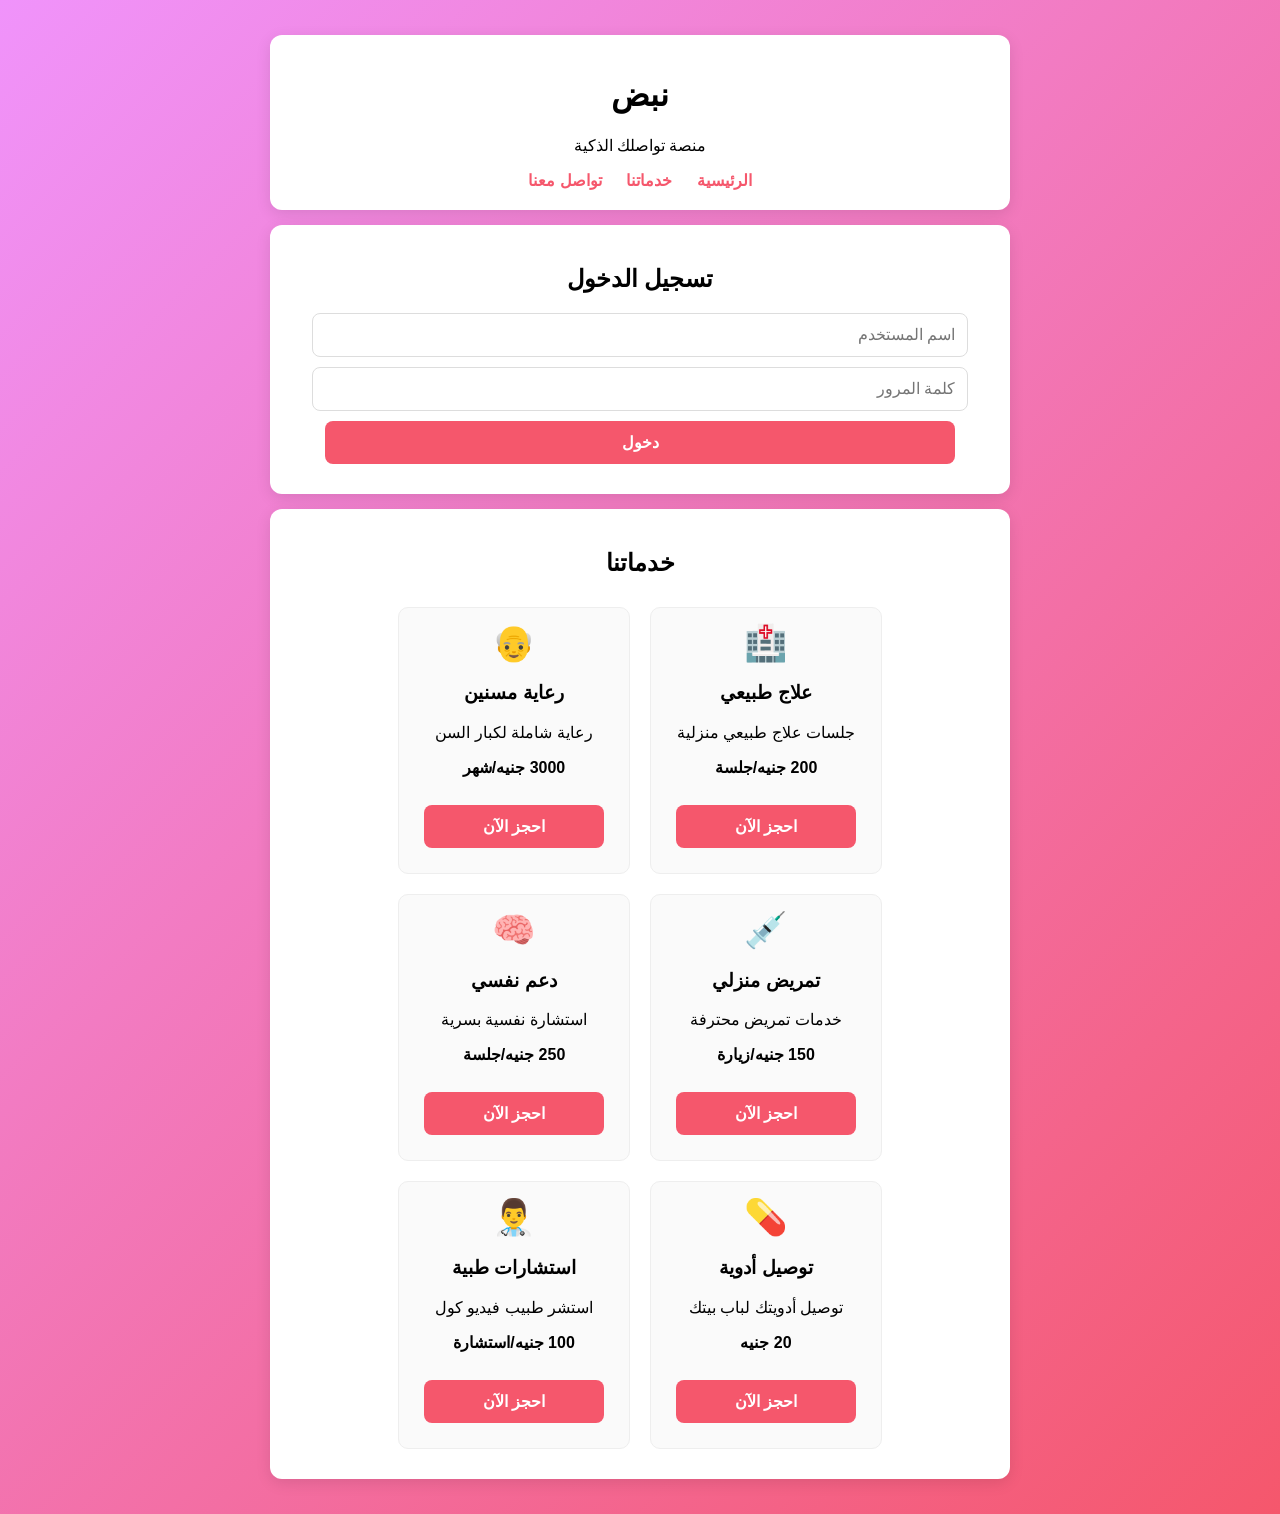
<file: index.html>
<!DOCTYPE html>
<html lang="ar" dir="rtl">
<head>
    <meta charset="UTF-8">
    <meta name="viewport" content="width=device-width, initial-scale=1.0">
    <title>نبض</title>
    <style>
        body { 
            font-family: Tahoma, Arial; 
            background: linear-gradient(135deg, #f093fb, #f5576c); 
            margin: 0; 
            padding: 20px; 
            text-align: center; 
        }
       .box { 
            background: white; 
            padding: 20px; 
            margin: 15px auto; 
            max-width: 700px; 
            border-radius: 12px; 
            box-shadow: 0 4px 15px rgba(0,0,0,0.1);
        }
        nav a { 
            margin: 0 10px; 
            color: #f5576c; 
            text-decoration: none; 
            font-weight: bold; 
        }
        input, button { 
            display: block; 
            width: 90%; 
            margin: 10px auto; 
            padding: 12px; 
            border: 1px solid #ddd; 
            border-radius: 8px; 
            font-size: 16px;
        }
        button { 
            background: #f5576c; 
            color: white; 
            border: none; 
            cursor: pointer; 
            font-weight: bold;
        }
        button:hover { background: #e04a5f; }
       .card { 
            border: 1px solid #eee; 
            padding: 15px; 
            margin: 10px; 
            border-radius: 10px; 
            display: inline-block; 
            width: 200px; 
            background: #fafafa; 
            vertical-align: top;
        }
        #list { margin-top: 20px; }
    </style>
</head>
<body>
    <div class="box">
        <h1>نبض</h1>
        <p>منصة تواصلك الذكية</p>
        <nav>
            <a href="index.html">الرئيسية</a>
            <a href="#services">خدماتنا</a>
            <a href="contact.html">تواصل معنا</a>
        </nav>
    </div>

    <div class="box">
        <h2>تسجيل الدخول</h2>
        <input type="text" placeholder="اسم المستخدم">
        <input type="password" placeholder="كلمة المرور">
        <button>دخول</button>
    </div>

    <div class="box" id="services">
        <h2>خدماتنا</h2>
        <div id="list">جاري تحميل الخدمات...</div>
    </div>

<script>
// الكود دا حيرسم الكروت تلقائياً أول ما الصفحة تفتح
window.onload = function() {
    const services = [
        {t: "علاج طبيعي", d: "جلسات علاج طبيعي منزلية", p: "200 جنيه/جلسة", i: "🏥"},
        {t: "رعاية مسنين", d: "رعاية شاملة لكبار السن", p: "3000 جنيه/شهر", i: "👴"},
        {t: "تمريض منزلي", d: "خدمات تمريض محترفة", p: "150 جنيه/زيارة", i: "💉"},
        {t: "دعم نفسي", d: "استشارة نفسية بسرية", p: "250 جنيه/جلسة", i: "🧠"},
        {t: "توصيل أدوية", d: "توصيل أدويتك لباب بيتك", p: "20 جنيه", i: "💊"},
        {t: "استشارات طبية", d: "استشر طبيب فيديو كول", p: "100 جنيه/استشارة", i: "👨‍⚕️"}
    ];
    
    let html = '';
    for(let i = 0; i < services.length; i++) {
        let s = services[i];
        html += '<div class="card">' +
                '<div style="font-size:35px">' + s.i + '</div>' +
                '<h3>' + s.t + '</h3>' +
                '<p>' + s.d + '</p>' +
                '<strong>' + s.p + '</strong><br><br>' +
                '<button onclick="alert(\'تم اختيار: ' + s.t + '\')">احجز الآن</button>' +
                '</div>';
    }
    
    document.getElementById('list').innerHTML = html;
};
</script>
</body>
</html>
</file>
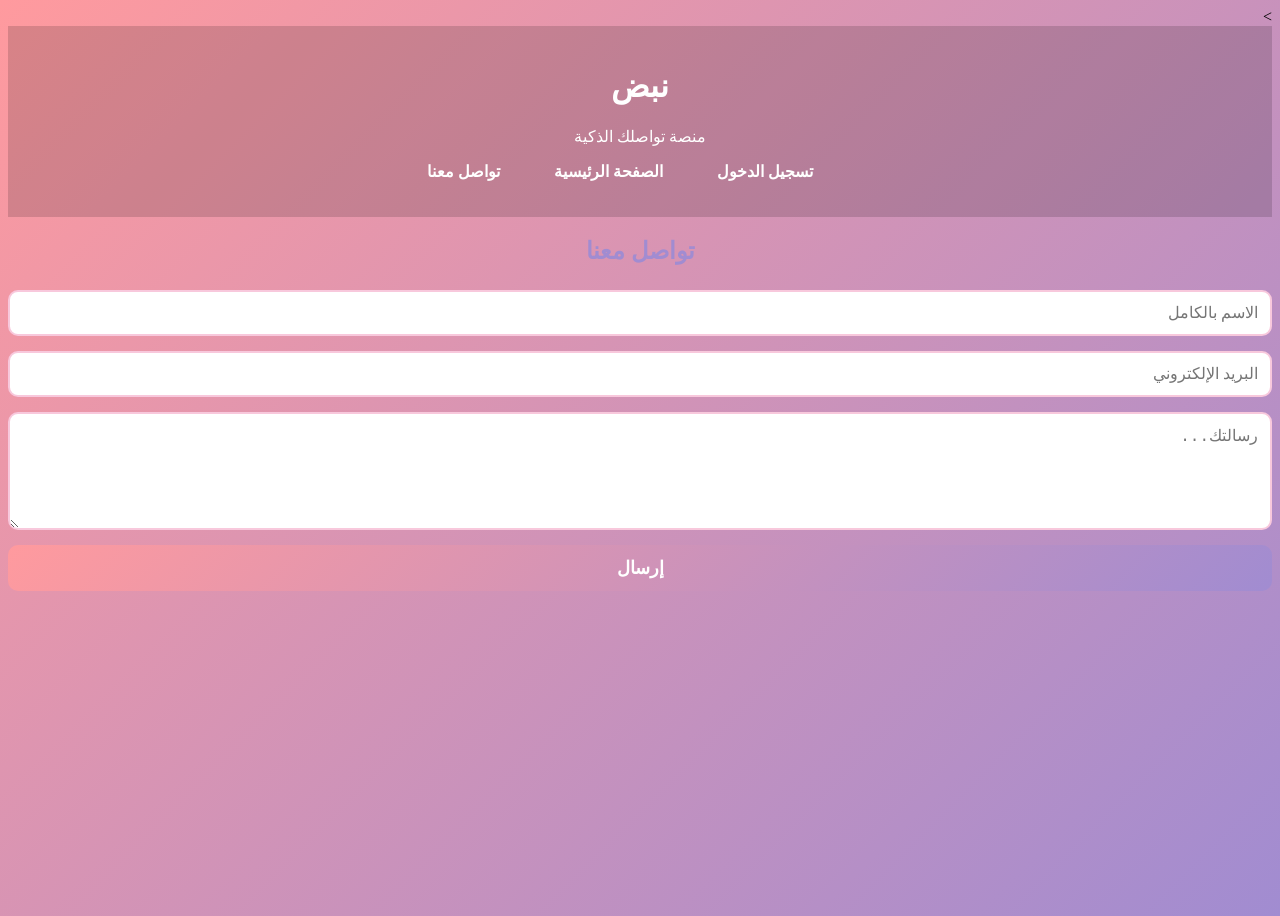
<file: contact.html>
<DOCTYPE html!>
<html lang="ar" dir="rtl">
<head>
    <meta charset="UTF-8">
    <meta name="viewport" content="width=device-width, initial-scale=1.0">
    <title ><h2>اطلب خدمتك الآن</h2>
<p style="text-align:center; margin-bottom:20px; color:#8A2BE2;">املأ النموذج وحنرد عليك خلال 24 ساعة</p></title>>
    <link rel="stylesheet" href="style.css">
</head>
<body>
    <header>
        <h1>نبض</h1>
        <p>منصة تواصلك الذكية</p>
        <nav>
            <ul>
                <li><a href="index.html">تسجيل الدخول</a></li>
                <li><a href="home.html">الصفحة الرئيسية</a></li>
                <li><a href="contact.html" class="active">تواصل معنا</a></li>
            </ul>
        </nav>
    </header>
    
    <section>
        <h2>تواصل معنا</h2>
        <form>
            <input type="text" placeholder="الاسم بالكامل" required>
            <input type="email" placeholder="البريد الإلكتروني" required>
            <textarea placeholder="رسالتك..." rows="5" required></textarea>
            <button type="submit">إرسال</button>
        </form>
    </section>
</body>
</html>
</file>
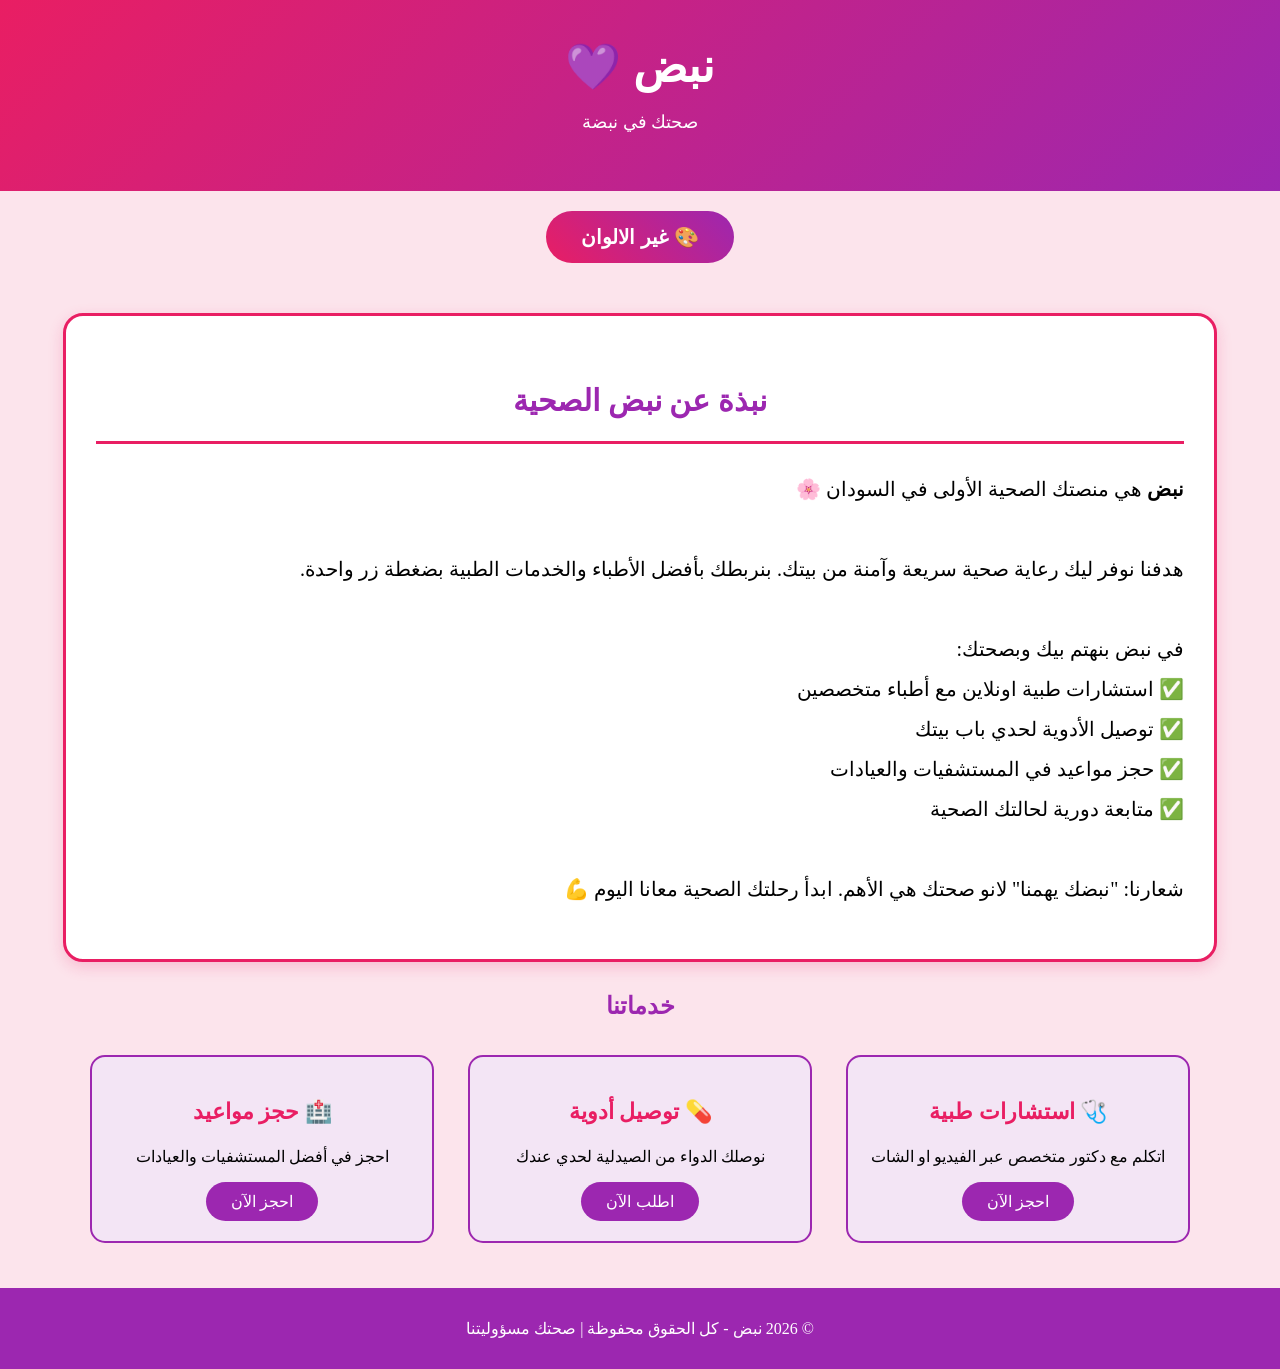
<file: home.html>
<!DOCTYPE html>
<html lang="ar" dir="rtl">
<head>
<meta charset="UTF-8">
<meta name="viewport" content="width=device-width, initial-scale=1.0">
<title>نبض - الرعاية الصحية</title>

<style>
:root{
    --main1: #e91e63; /* وردي */
    --main2: #9c27b0; /* بنفسجي */
    --bg: #fce4ec; /* خلفية وردي فاتح */
    --card: #f3e5f5; /* كرت بنفسجي فاتح */
}

body{
    background: var(--bg);
    font-family: Tahoma;
    margin:0;
    text-align:center;
    transition: 0.8s;
}

/* الهيدر */
header {
    background: linear-gradient(135deg, var(--main1), var(--main2));
    color: white;
    padding: 40px 20px;
    transition: 0.8s;
}
header h1{
    font-size: 45px;
    margin: 0;
}
header p{
    font-size: 18px;
}

/* الكرت الرئيسي النبذة */
.about{
    width: 85%;
    margin: 30px auto;
    padding: 30px;
    background: white;
    border-radius: 20px;
    text-align: right;
    font-size: 20px;
    line-height: 2;
    border: 3px solid var(--main1);
    box-shadow: 0 5px 15px rgba(233,30,99,0.2);
    transition: 0.8s;
}
.about h2{
    color: var(--main2);
    text-align: center;
    border-bottom: 3px solid var(--main1);
    padding-bottom: 10px;
}

/* الكروت الخدمات */
.services{
    width: 90%;
    margin: 20px auto;
}
.service-card {
    background: var(--card);
    width: 300px;
    padding: 20px;
    border-radius: 15px;
    border: 2px solid var(--main2);
    display: inline-block;
    margin: 15px;
    vertical-align: top;
    transition: 0.8s;
}
.service-card h3{
    color: var(--main1);
    font-size: 22px;
}
.service-card button{
    padding: 10px 25px;
    background: var(--main2);
    color: white;
    border: none;
    border-radius: 25px;
    cursor: pointer;
    font-size: 16px;
    transition: 0.3s;
}
.service-card button:hover{
    transform: scale(1.05);
    background: var(--main1);
}

/* زر التلوين */
#colorBtn{
    padding:14px 35px;
    font-size:20px;
    border-radius:50px;
    background: linear-gradient(45deg, var(--main1), var(--main2));
    color:white;
    border:none;
    margin:20px;
    cursor:pointer;
    font-weight:bold;
    transition: 0.8s;
}

/* الفوتر */
footer{
    background: var(--main2);
    color: white;
    padding: 15px;
    margin-top: 30px;
    transition: 0.8s;
}
</style>

<script>
var themes = [
    ["#e91e63", "#9c27b0", "#fce4ec", "#f3e5f5"], // 1. وردي + بنفسجي
    ["#26a69a", "#0288d1", "#e8f5e9", "#e0f2f1"], // 2. اخضر + ازرق
    ["#fb8c00", "#fbc02d", "#fff3e0", "#ffe0b2"], // 3. برتقالي + اصفر
    ["#2196f3", "#3f51b5", "#e3f2fd", "#c5cae9"] // 4. ازرق غامق
];
var currentTheme = 0;

function changeTheme(){
    currentTheme = (currentTheme + 1) % themes.length;
    var t = themes[currentTheme];

    document.documentElement.style.setProperty('--main1', t[0]);
    document.documentElement.style.setProperty('--main2', t[1]);
    document.documentElement.style.setProperty('--bg', t[2]);
    document.documentElement.style.setProperty('--card', t[3]);
}

function orderService(name){
    alert("✅ تم استلام طلب: " + name + "\nسنتواصل معك قريبا");
}
</script>

</head>
<body>

<header id="header">
    <h1>نبض 💜</h1>
    <p>صحتك في نبضة</p>
</header>

<button id="colorBtn" onclick="changeTheme()">🎨 غير الالوان</button>

<div class="about">
    <h2>نبذة عن نبض الصحية</h2>
    <p>
    <b>نبض</b> هي منصتك الصحية الأولى في السودان 🌸
    <br><br>
    هدفنا نوفر ليك رعاية صحية سريعة وآمنة من بيتك.
    بنربطك بأفضل الأطباء والخدمات الطبية بضغطة زر واحدة.
    <br><br>
    في نبض بنهتم بيك وبصحتك:
    <br>
    ✅ استشارات طبية اونلاين مع أطباء متخصصين
    <br>
    ✅ توصيل الأدوية لحدي باب بيتك
    <br>
    ✅ حجز مواعيد في المستشفيات والعيادات
    <br>
    ✅ متابعة دورية لحالتك الصحية
    <br><br>
    شعارنا: "نبضك يهمنا" لانو صحتك هي الأهم.
    ابدأ رحلتك الصحية معانا اليوم 💪
    </p>
</div>

<div class="services">
    <h2 style="color: var(--main2);">خدماتنا</h2>

    <div class="service-card">
        <h3>🩺 استشارات طبية</h3>
        <p>اتكلم مع دكتور متخصص عبر الفيديو او الشات</p>
        <button onclick="orderService('استشارات طبية')">احجز الآن</button>
    </div>

    <div class="service-card">
        <h3>💊 توصيل أدوية</h3>
        <p>نوصلك الدواء من الصيدلية لحدي عندك</p>
        <button onclick="orderService('توصيل ادوية')">اطلب الآن</button>
    </div>

    <div class="service-card">
        <h3>🏥 حجز مواعيد</h3>
        <p>احجز في أفضل المستشفيات والعيادات</p>
        <button onclick="orderService('حجز مواعيد')">احجز الآن</button>
    </div>
</div>

<footer id="footer">
    <p>© 2026 نبض - كل الحقوق محفوظة | صحتك مسؤوليتنا</p>
</footer>

</body>
</html>
</file>
<file: style.css>
style>
        * { margin: 0; padding: 0; box-sizing: border-box; font-family: 'Tajawal', Arial, sans-serif; }
        body { background: linear-gradient(135deg, #ff9a9e 0%, #a18cd1 100%); min-height: 100vh; }
        header { background: rgba(0,0,0,0.15); color: #fff; padding: 20px; text-align: center; }
        header nav ul { list-style: none; margin-top: 15px; }
        header nav ul li { display: inline; margin: 0 10px; }
        header nav ul li a { color: #fff; text-decoration: none; padding: 8px 15px; border-radius: 20px; font-weight: bold; }
        header nav ul li a:hover { background: rgba(255,255,255,0.3); }
        
        /* اخفاء كل الصفحات */
        .page { display: none; padding: 25px; margin: 40px auto; background: #fff; border-radius: 20px; box-shadow: 0 10px 30px rgba(0,0,0,0.15); max-width: 400px; }
        /* اظهار صفحة تسجيل الدخول افتراضياً */
        #login { display: block; }
        /* لما ندوس رابط بتظهر الصفحة المطلوبة */
        #home:target, #contact:target { display: block; }
        /* لما تظهر صفحة تانية نخفي تسجيل الدخول */
        #home:target ~ #login, #contact:target ~ #login { display: none; }
        
        h2 { text-align: center; color: #a18cd1; margin-bottom: 25px; }
        form input, form textarea { width: 100%; padding: 12px; margin-bottom: 15px; border: 2px solid #f8c8dc; border-radius: 10px; font-size: 16px; }
        form input:focus, form textarea:focus { border-color: #a18cd1; outline: none; }
        form button, .btn { width: 100%; padding: 12px; background: linear-gradient(135deg, #ff9a9e, #a18cd1); color: white; border: none; border-radius: 10px; font-size: 18px; cursor: pointer; font-weight: bold; text-decoration: none; display: block; text-align: center; }
        form button:hover, .btn:hover { opacity: 0.9; }
        #home { max-width: 600px; text-align: center; }
        #home p { color: #555; line-height: 1.8; font-size: 18px; margin-bottom: 15px; }
        
        @media (max-width: 768px) { header nav ul li { display: block; margin: 10px 0; } .page { margin: 20px 10px; } }
    </style>.services {
    display: grid;
    gap: 20px;
    margin-top: 20px;
}

.service-card {
    background: rgba(255,182,193,0.2);
    padding: 20px;
    border-radius: 15px;
    border: 2px solid #FF69B4;
    text-align: right;
}

.service-card h3 {
    color: #8A2BE2;
    margin-bottom: 10px;
    font-size: 22px;
}

.service-card p {
    color: #333;
    margin-bottom: 15px;
    line-height: 1.6;
}

.service-card button {
    background: linear-gradient(135deg, #FF69B4, #8A2BE2);
    color: white;
    border: none;
    padding: 10px 20px;
    border-radius: 20px;
    cursor: pointer;
    font-weight: bold;
    width: auto;
}

.service-card button:hover {
    transform: scale(1.05);
}

@media (min-width: 600px) {
    .services {
        grid-template-columns: repeat(3, 1fr);
           .services {
    padding: 20px;
    text-align: center;
    margin: 20px;
}
.services h2 {
    color: #6a4c93;
    margin-bottom: 20px;
}
#services-container {
    display: flex;
    flex-wrap: wrap;
    gap: 15px;
    justify-content: center;
}
.service-card {
    background: white;
    border-radius: 15px;
    padding: 20px;
    width: 280px;
    box-shadow: 0 4px 10px rgba(0,0,0,0.1);
}
.service-icon {
    font-size: 40px;
    margin-bottom: 10px;
}
.service-card h3 {
    color: #333;
    margin: 10px 0;
}
.service-card button {
    background: linear-gradient(to right, #ff9a9e, #a18cd1);
    color: white;
    border: none;
    padding: 10px 20px;
    border-radius: 20px;
    cursor: pointer;
    margin-top: 10px;
}
.price {
    color: #6a4c93;
    font-weight: bold;
    margin: 10px 0;
}
    }
}
</file>
